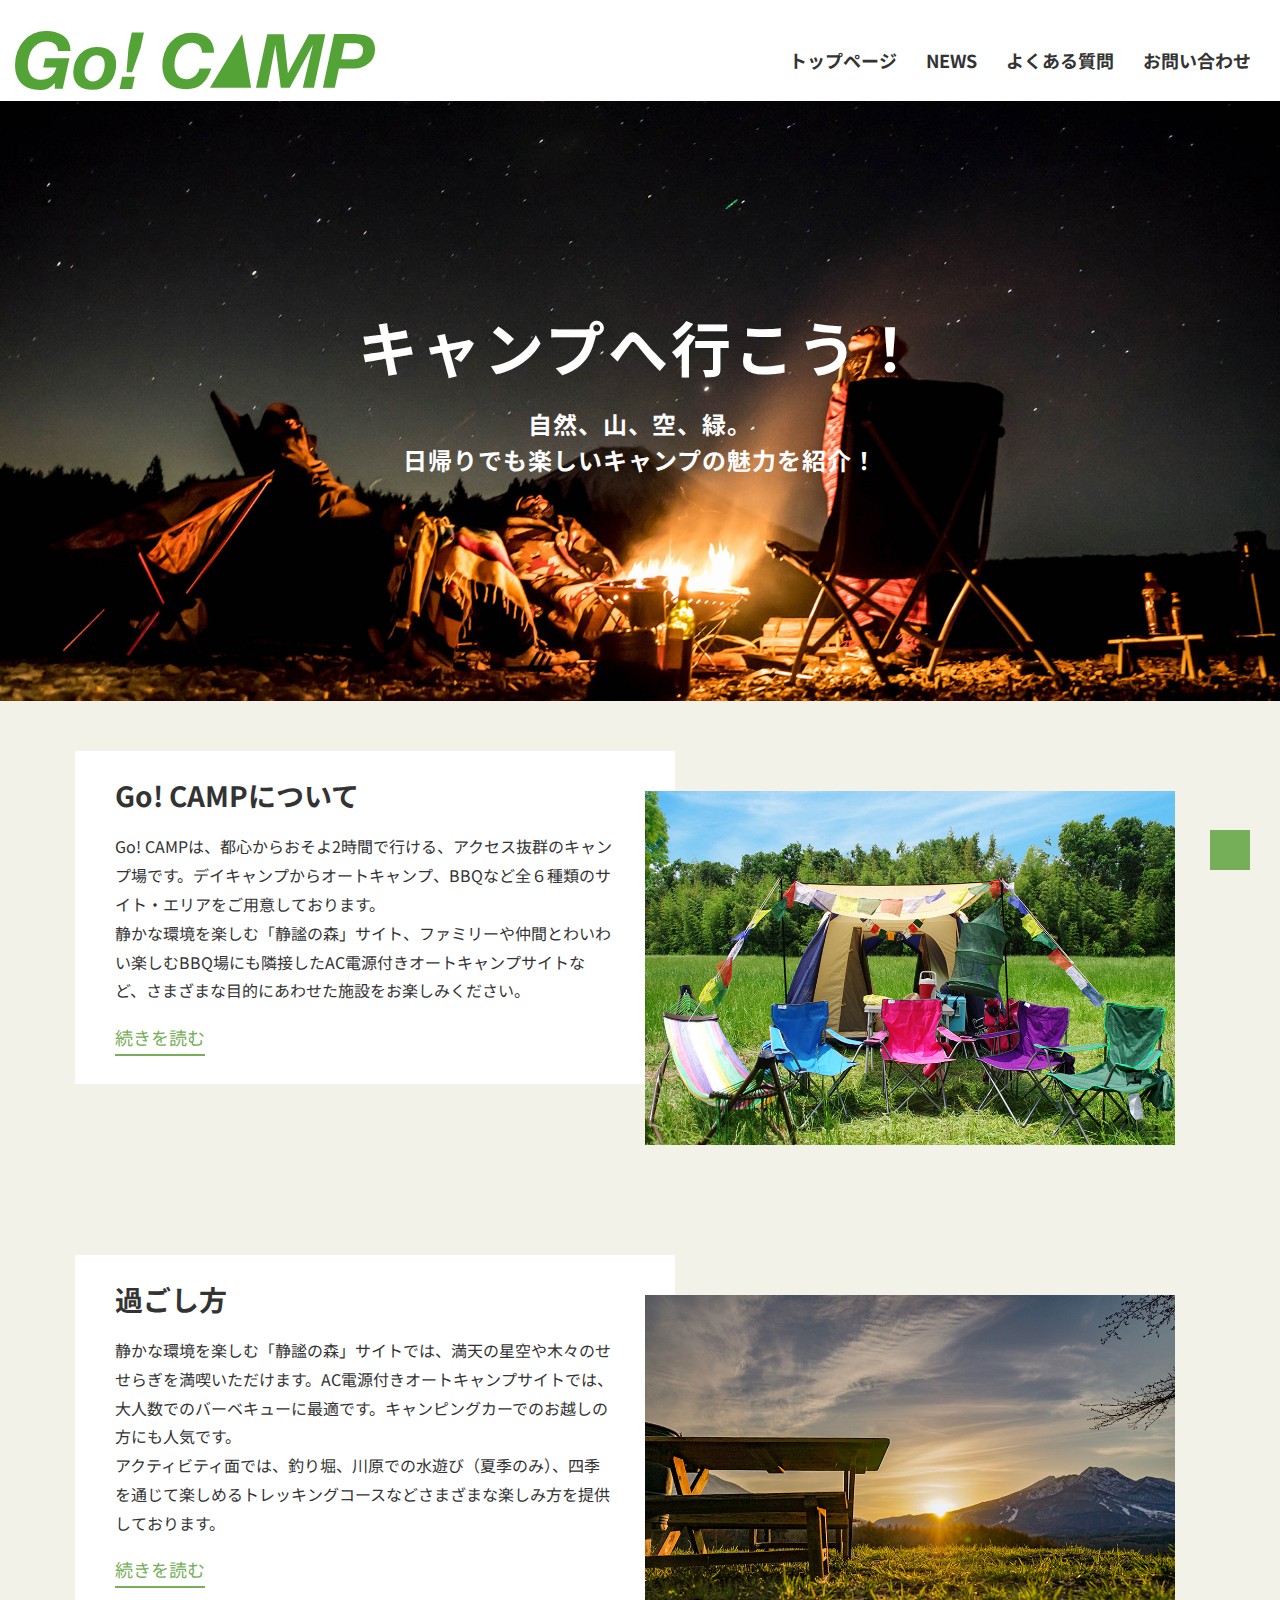
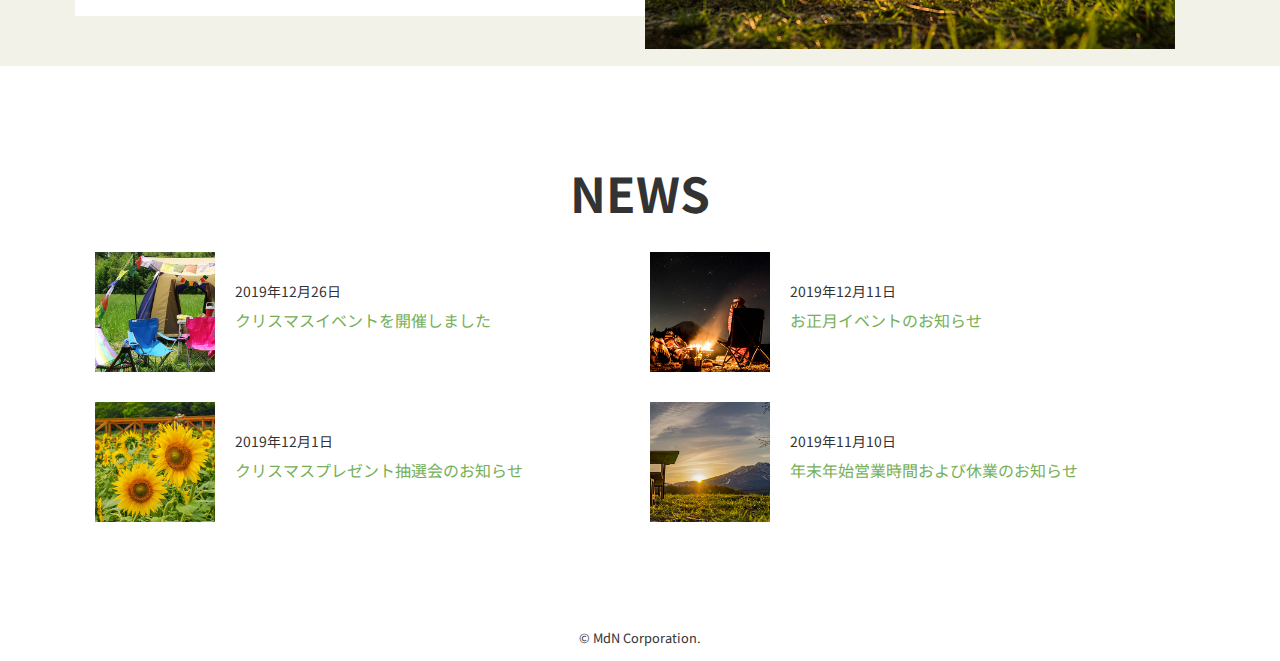
<file: wordpress2/index.html>
<!DOCTYPE html>
<html lang="ja">
<head>
  <meta charset="UTF-8">
  <meta name="viewport" content="width=device-width">
  <title>Go! CAMP</title>
  <link rel="icon" href="img/favicon.ico">
  <link rel="preconnect" href="https://fonts.gstatic.com">
  <link href="https://fonts.googleapis.com/css2?family=Noto+Sans+JP:wght@400;700&display=swap" rel="stylesheet">
  <link rel="stylesheet" href="css/normalize.css">
  <link rel="stylesheet" href="css/style.css">
  <script src="https://ajax.googleapis.com/ajax/libs/jquery/3.5.1/jquery.min.js"></script>
  <script src="js/script.js"></script>
</head>
<body class="top">
  <header>
    <div class="header-logo">
      <a href="index.html">
        <img src="img/logo.svg" alt="Go! CAMP" width="240">
      </a>
    </div>
    <button id="hamburger" class="header-button">
      <span class="icon"></span>
    </button>
    <nav class="header-gnav">
      <ul>
        <li>
          <a href="index.html">トップページ</a>
        </li>
        <li>
          <a href="list.html">NEWS</a>
        </li>
        <li>
          <a href="faq.html">よくある質問</a>
        </li>
        <li>
          <a href="contact.html">お問い合わせ</a>
        </li>
      </ul>
    </nav>
  </header>
  <div class="hero">
    <h1>キャンプへ行こう！</h1>
    <p>自然、山、空、緑。<br>日帰りでも楽しいキャンプの魅力を紹介！</p>
  </div>
  <div class="top-feature">
    <div class="top-feature_box">
      <h2>Go! CAMPについて</h2>
      <p>
        Go! CAMPは、都心からおそよ2時間で行ける、アクセス抜群のキャンプ場です。デイキャンプからオートキャンプ、BBQなど全６種類のサイト・エリアをご用意しております。<br>
        静かな環境を楽しむ「静謐の森」サイト、ファミリーや仲間とわいわい楽しむBBQ場にも隣接したAC電源付きオートキャンプサイトなど、さまざまな目的にあわせた施設をお楽しみください。
      </p>
      <a href="#">続きを読む</a>
    </div>
    <div class="top-feature-img">
      <img src="img/photo-img01.jpg" width="530" alt="">
    </div>
  </div>
  <div class="top-feature">
    <div class="top-feature_box">
      <h2>過ごし方</h2>
      <p>静かな環境を楽しむ「静謐の森」サイトでは、満天の星空や木々のせせらぎを満喫いただけます。AC電源付きオートキャンプサイトでは、大人数でのバーベキューに最適です。キャンピングカーでのお越しの方にも人気です。<br>アクティビティ面では、釣り堀、川原での水遊び（夏季のみ）、四季を通じて楽しめるトレッキングコースなどさまざまな楽しみ方を提供しております。</p>
      <a href="#">続きを読む</a>
    </div>
    <div class="top-feature-img">
      <img src="img/photo-img02.jpg" width="530" alt="">
    </div>
  </div>
  <section>
    <h2 class="heading-title">NEWS</h2>
    <ul class="top-list">
      <li>
        <a href="news.html">
          <div class="top-list_img">
            <img src="img/photo-thumb01.jpg" width="120" alt="">
          </div>
          <div class="top-list_info">
            <time>2019年12月26日</time>
            <p class="top-list_title">クリスマスイベントを開催しました</p>
          </div>
        </a>
      </li>
      <li>
        <a href="news.html">
          <div class="top-list_img">
            <img src="img/photo-thumb02.jpg" width="120" alt="">
          </div>
          <div class="top-list_info">
            <time>2019年12月11日</time>
            <p class="top-list_title">お正月イベントのお知らせ</p>
          </div>
        </a>
      </li>
      <li>
        <a href="news.html">
          <div class="top-list_img">
            <img src="img/photo-thumb03.jpg" width="120" alt="">
          </div>
          <div class="top-list_info">
            <time>2019年12月1日</time>
            <p class="top-list_title">クリスマスプレゼント抽選会のお知らせ</p>
          </div>
        </a>
      </li>
      <li>
        <a href="news.html">
          <div class="top-list_img">
            <img src="img/photo-thumb04.jpg" width="120" alt="">
          </div>
          <div class="top-list_info">
            <time>2019年11月10日</time>
            <p class="top-list_title">年末年始営業時間および休業のお知らせ</p>
          </div>
        </a>
      </li>
    </ul>
  </section>
  <div id="pagetop" class="pagetop"></div>
  <footer>
    <small>&copy; MdN Corporation.</small>
  </footer>
</body>
</html>
</file>
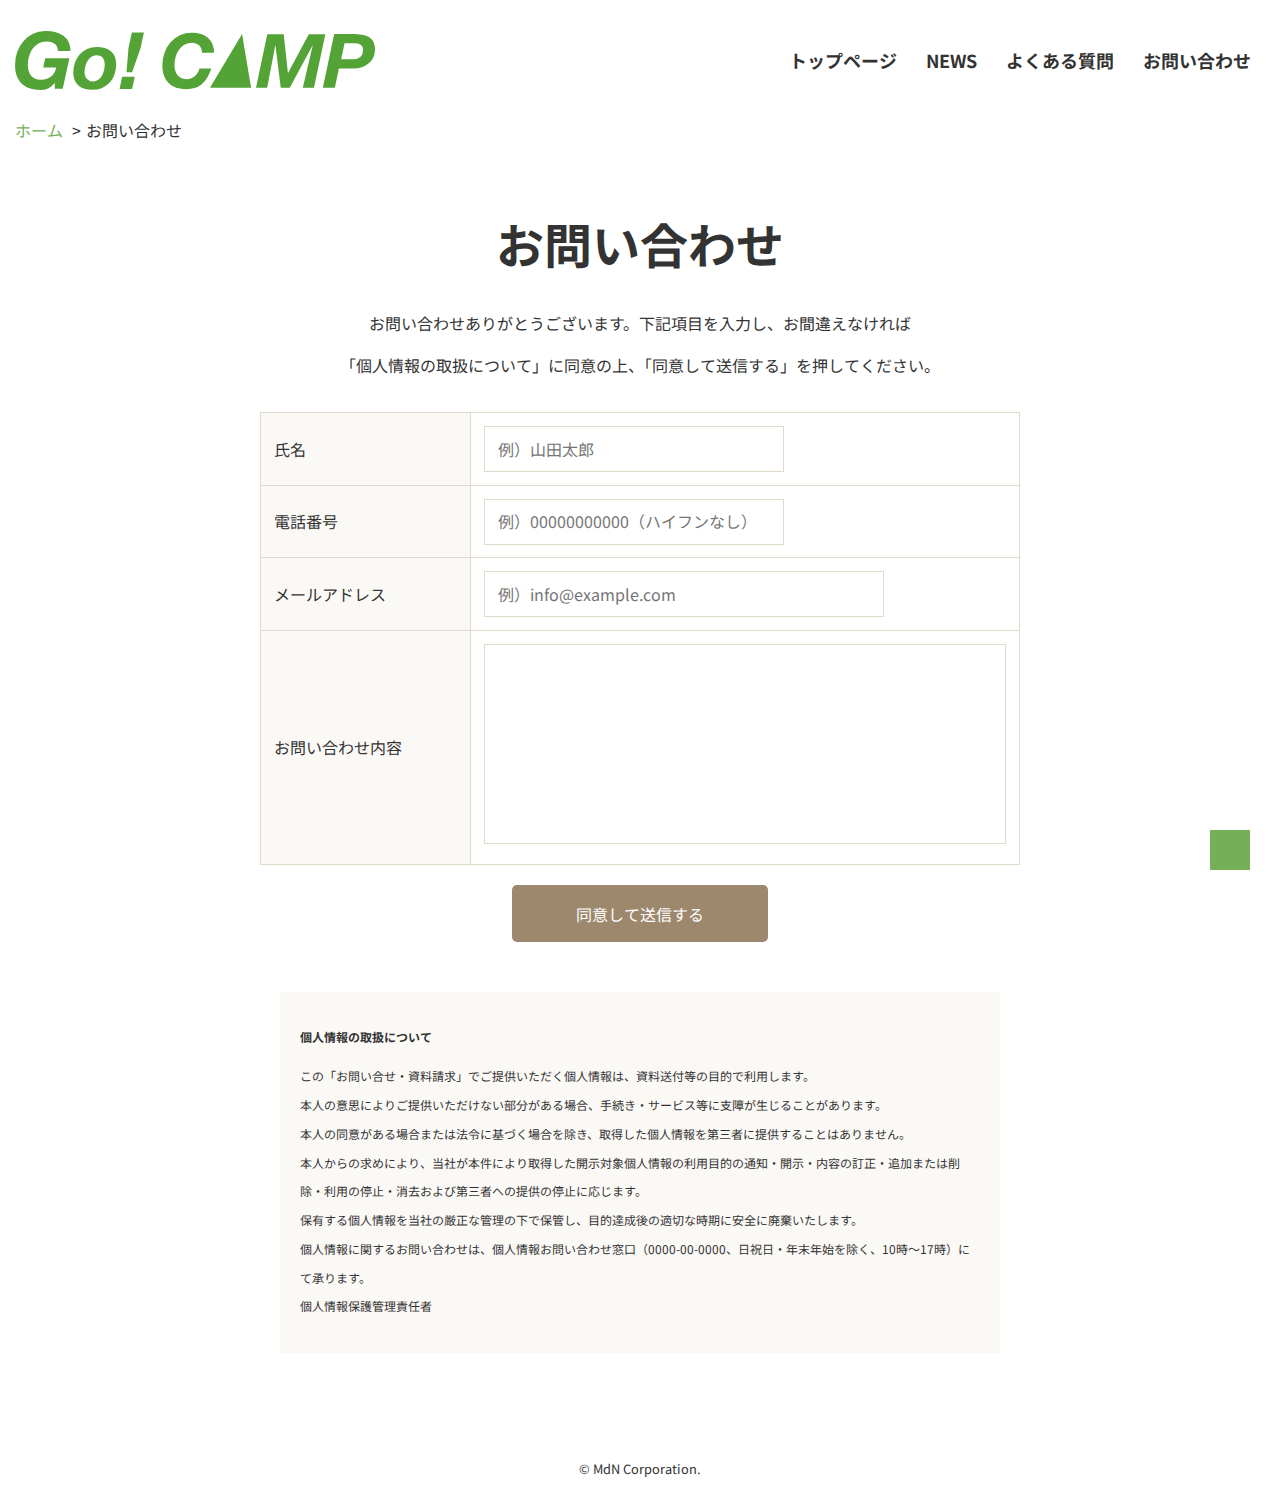
<file: wordpress2/contact.html>
<!DOCTYPE html>
<html lang="ja">
<head>
  <meta charset="UTF-8">
  <meta name="viewport" content="width=device-width">
  <title>Go! CAMP - お問い合わせ</title>
  <link rel="icon" href="img/favicon.ico">
  <link rel="preconnect" href="https://fonts.gstatic.com">
  <link href="https://fonts.googleapis.com/css2?family=Noto+Sans+JP:wght@400;700&display=swap" rel="stylesheet">
  <link rel="stylesheet" href="css/normalize.css">
  <link rel="stylesheet" href="css/style.css">
  <script src="https://ajax.googleapis.com/ajax/libs/jquery/3.5.1/jquery.min.js"></script>
  <script src="js/script.js"></script>
</head>
<body>
  <header>
    <div class="header-logo">
      <a href="index.html">
        <img src="img/logo.svg" alt="Go! CAMP" width="240">
      </a>
    </div>
    <button id="hamburger" class="header-button">
      <span class="icon"></span>
    </button>
    <nav class="header-gnav">
      <ul>
        <li>
          <a href="index.html">トップページ</a>
        </li>
        <li>
          <a href="list.html">NEWS</a>
        </li>
        <li>
          <a href="faq.html">よくある質問</a>
        </li>
        <li>
          <a href="contact.html">お問い合わせ</a>
        </li>
      </ul>
    </nav>
  </header>
  <nav class="breadcrumb">
    <ol>
      <li>
        <a href="index.html">ホーム</a>
      </li>
      <li>
        お問い合わせ
      </li>
    </ol>
  </nav>
  <main>
    <h1 class="heading-title">お問い合わせ</h1>
    <section class="contact">
      <p class="contact-description">
        お問い合わせありがとうございます。<br class="sp-hide">下記項目を入力し、お間違えなければ<br class="pc-hide">「個人情報の取扱について」に同意の上、「同意して送信する」を押してください。
      </p>
      <form method="POST" action="#">
        <table class="contact-form">
          <tr>
            <th>
              <label for="name">氏名</label>
            </th>
            <td>
              <input id="name" type="text" name="your-name" placeholder="例）山田太郎" required>
            </td>
          </tr>
          <tr>
            <th>
              <label for="tel">電話番号</label>
            </th>
            <td>
              <input id="tel" type="tel" name="your-tel" placeholder="例）00000000000（ハイフンなし）">
            </td>
          </tr>
          <tr>
            <th>
              <label for="email">メールアドレス</label>
            </th>
            <td>
              <input id="email" type="email" name="your-email" placeholder="例）info@example.com" required>
            </td>
          </tr>
          <tr>
            <th>
              <label for="message">お問い合わせ内容</label>
            </th>
            <td>
              <textarea id="message" name="message" required></textarea>
            </td>
          </tr>
        </table>
        <div class="contact-submit">
          <input type="submit" value="同意して送信する">
        </div>
      </form>
      <div class="contact-policy">
        <h4>個人情報の取扱について</h4>
        <p>
          この「お問い合せ・資料請求」でご提供いただく個人情報は、資料送付等の目的で利用します。<br>
          本人の意思によりご提供いただけない部分がある場合、手続き・サービス等に支障が生じることがあります。<br>
          本人の同意がある場合または法令に基づく場合を除き、取得した個人情報を第三者に提供することはありません。<br>
          本人からの求めにより、当社が本件により取得した開示対象個人情報の利用目的の通知・開示・内容の訂正・追加または削除・利用の停止・消去および第三者への提供の停止に応じます。<br>
          保有する個人情報を当社の厳正な管理の下で保管し、目的達成後の適切な時期に安全に廃棄いたします。<br>
          個人情報に関するお問い合わせは、個人情報お問い合わせ窓口（0000-00-0000、日祝日・年末年始を除く、10時～17時）にて承ります。<br>
          個人情報保護管理責任者
        </p>
      </div>
    </section>
  </main>
  <div id="pagetop" class="pagetop"></div>
  <footer>
    <small>&copy; MdN Corporation.</small>
  </footer>
</body>
</html>
</file>
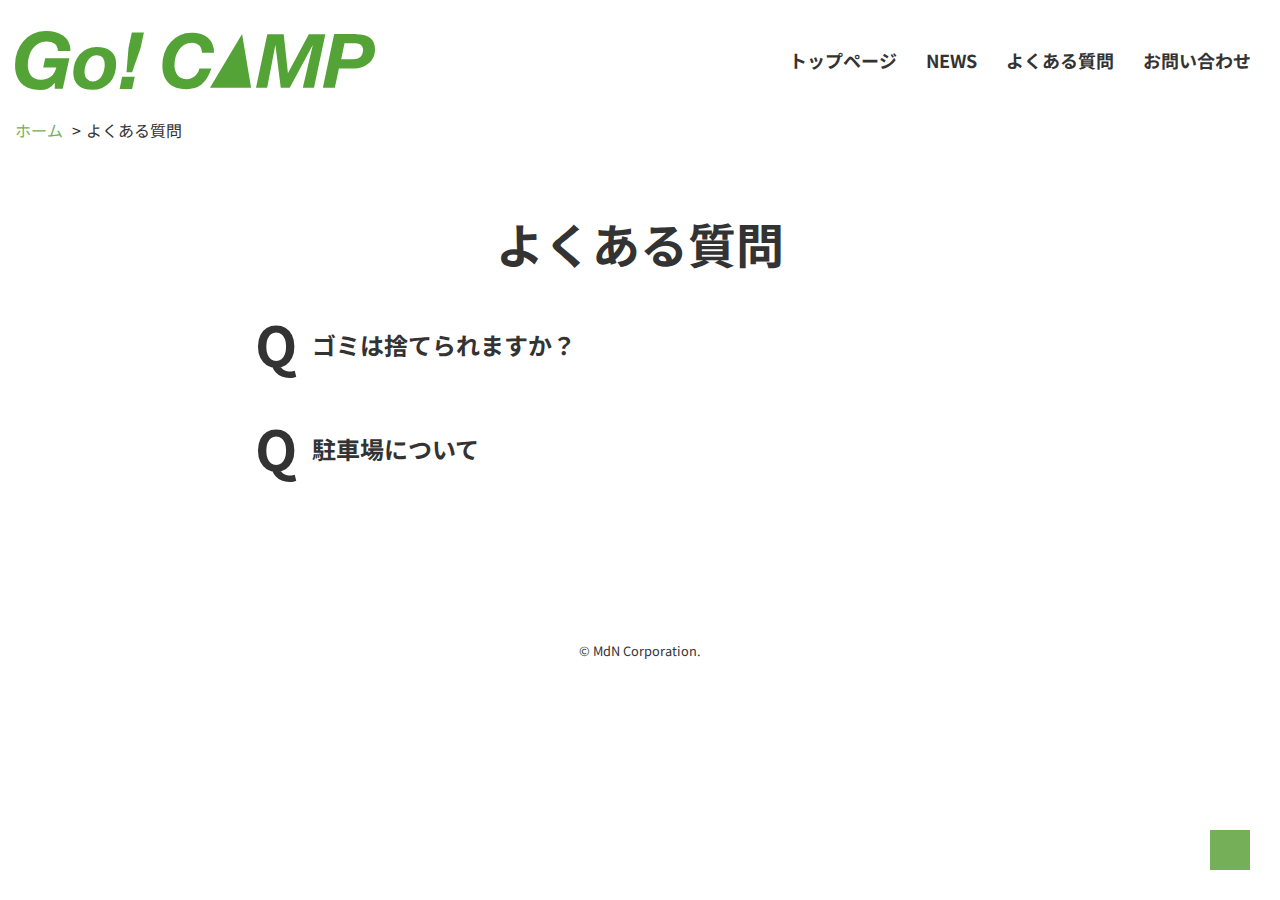
<file: wordpress2/faq.html>
<!DOCTYPE html>
<html lang="ja">
<head>
  <meta charset="UTF-8">
  <meta name="viewport" content="width=device-width">
  <title>Go! CAMP - よくある質問</title>
  <link rel="icon" href="img/favicon.ico">
  <link rel="preconnect" href="https://fonts.gstatic.com">
  <link href="https://fonts.googleapis.com/css2?family=Noto+Sans+JP:wght@400;700&display=swap" rel="stylesheet">
  <link rel="stylesheet" href="css/normalize.css">
  <link rel="stylesheet" href="css/style.css">
  <script src="https://ajax.googleapis.com/ajax/libs/jquery/3.5.1/jquery.min.js"></script>
  <script src="js/script.js"></script>
</head>
<body>
  <header>
    <div class="header-logo">
      <a href="index.html">
        <img src="img/logo.svg" alt="Go! CAMP" width="240">
      </a>
    </div>
    <button id="hamburger" class="header-button">
      <span class="icon"></span>
    </button>
    <nav class="header-gnav">
      <ul>
        <li>
          <a href="index.html">トップページ</a>
        </li>
        <li>
          <a href="list.html">NEWS</a>
        </li>
        <li>
          <a href="faq.html">よくある質問</a>
        </li>
        <li>
          <a href="contact.html">お問い合わせ</a>
        </li>
      </ul>
    </nav>
  </header>
  <nav class="breadcrumb">
    <ol>
      <li>
        <a href="index.html">ホーム</a>
      </li>
      <li>
        よくある質問
      </li>
    </ol>
  </nav>
  <main>
    <h1 class="heading-title">よくある質問</h1>
    <section class="faq-section">
      <div class="faq-content">
        <h2>ゴミは捨てられますか？</h2>
        <p>
          ペットボトル、ビン・カン、生ごみ、可燃ごみ、プラスチック、不燃ごみに分別後、指定のゴミ捨て場にお出しください。<br>
          当地域の粗大ごみに分類されるごみはお持ち帰りとなりますのでご了承ください。ゴミの持ち込みはご遠慮くださるようお願いいたします。
        </p>
      </div>
      <div class="faq-content">
        <h2>駐車場について</h2>
        <p>
          駐車場は3箇所ございます。地図をご参照ください。夏期はたいへん混み合いますので、各種交通機関もご利用ください。<br>
          駐車場内で起きました事故、トラブル等については一切の責任を負いかねます。
        </p>
      </div>
    </section>
  </main>
  <div id="pagetop" class="pagetop"></div>
  <footer>
    <small>&copy; MdN Corporation.</small>
  </footer>
</body>
</html>
</file>
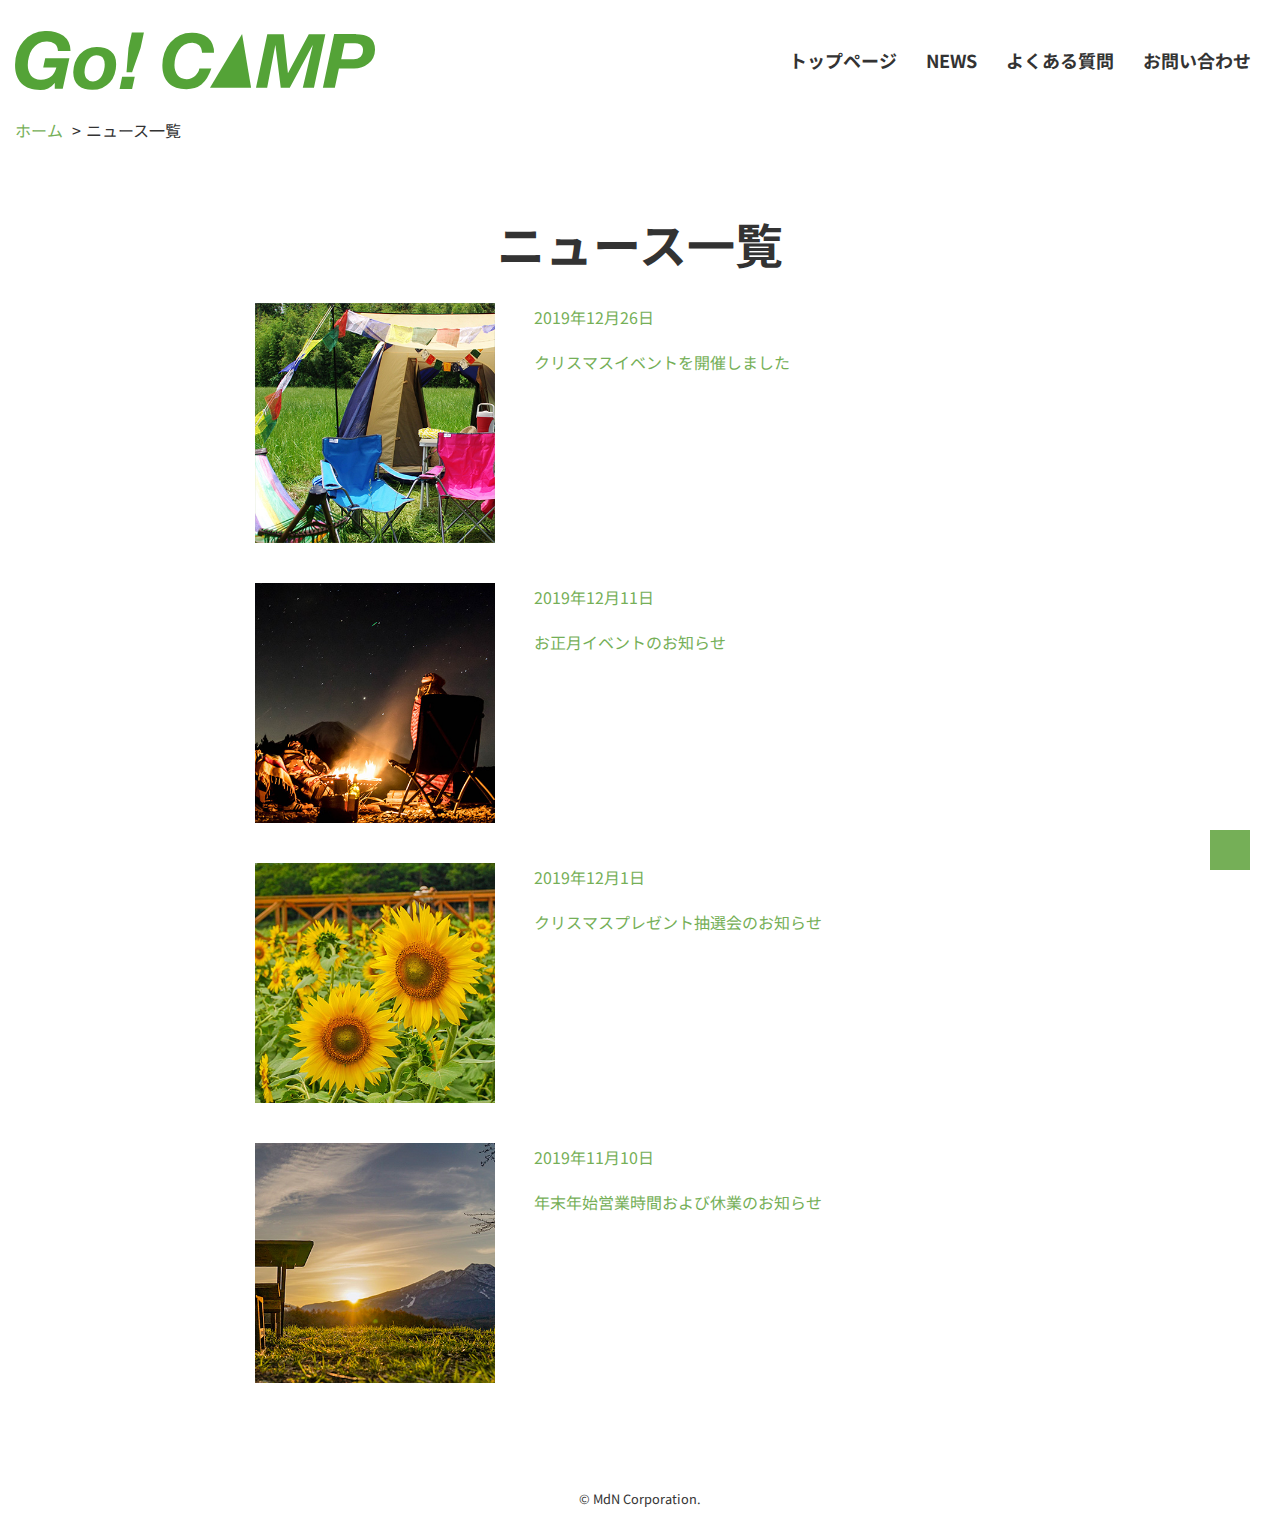
<file: wordpress2/list.html>
<!DOCTYPE html>
<html lang="ja">
<head>
  <meta charset="UTF-8">
  <meta name="viewport" content="width=device-width">
  <title>Go! CAMP - NEWS</title>
  <link rel="icon" href="img/favicon.ico">
  <link rel="preconnect" href="https://fonts.gstatic.com">
  <link href="https://fonts.googleapis.com/css2?family=Noto+Sans+JP:wght@400;700&display=swap" rel="stylesheet">
  <link rel="stylesheet" href="css/normalize.css">
  <link rel="stylesheet" href="css/style.css">
  <script src="https://ajax.googleapis.com/ajax/libs/jquery/3.5.1/jquery.min.js"></script>
  <script src="js/script.js"></script>
</head>
<body>
  <header>
    <div class="header-logo">
      <a href="index.html">
        <img src="img/logo.svg" alt="Go! CAMP" width="240">
      </a>
    </div>
    <button id="hamburger" class="header-button">
      <span class="icon"></span>
    </button>
    <nav class="header-gnav">
      <ul>
        <li>
          <a href="index.html">トップページ</a>
        </li>
        <li>
          <a href="list.html">NEWS</a>
        </li>
        <li>
          <a href="faq.html">よくある質問</a>
        </li>
        <li>
          <a href="contact.html">お問い合わせ</a>
        </li>
      </ul>
    </nav>
  </header>
  <nav class="breadcrumb">
    <ol>
      <li>
        <a href="index.html">ホーム</a>
      </li>
      <li>
        ニュース一覧
      </li>
    </ol>
  </nav>
  <main>
    <article class="news-list">
      <h1 class="heading-title">ニュース一覧</h1>
      <ol>
        <li>
          <a href="news.html">
            <div class="news-list-img">
              <img src="img/photo-thumb01.jpg" width="120" alt="クリスマスイベントを開催しました">
            </div>
            <div class="news-list-info">
              <time>2019年12月26日</time>
              <p class="news-list-title">クリスマスイベントを開催しました</p>
            </div>
          </a>
        </li>
        <li>
          <a href="news.html">
            <div class="news-list-img">
              <img src="img/photo-thumb02.jpg" width="120" alt="お正月イベントのお知らせ">
            </div>
            <div class="news-list-info">
              <time>2019年12月11日</time>
              <p class="news-list-title">お正月イベントのお知らせ</p>
            </div>
          </a>
        </li>
        <li>
          <a href="news.html">
            <div class="news-list-img">
              <img src="img/photo-thumb03.jpg" width="120" alt="クリスマスプレゼント抽選会のお知らせ">
            </div>
            <div class="news-list-info">
              <time>2019年12月1日</time>
              <p class="news-list-title">クリスマスプレゼント抽選会のお知らせ</p>
            </div>
          </a>
        </li>
        <li>
          <a href="news.html">
            <div class="news-list-img">
              <img src="img/photo-thumb04.jpg" width="120" alt="年末年始営業時間および休業のお知らせ">
            </div>
            <div class="news-list-info">
              <time>2019年11月10日</time>
              <p class="news-list-title">年末年始営業時間および休業のお知らせ</p>
            </div>
          </a>
        </li>
      </ol>
    </article>
  </main>
  <div id="pagetop" class="pagetop"></div>
  <footer>
    <small>&copy; MdN Corporation.</small>
  </footer>
</body>
</html>
</file>
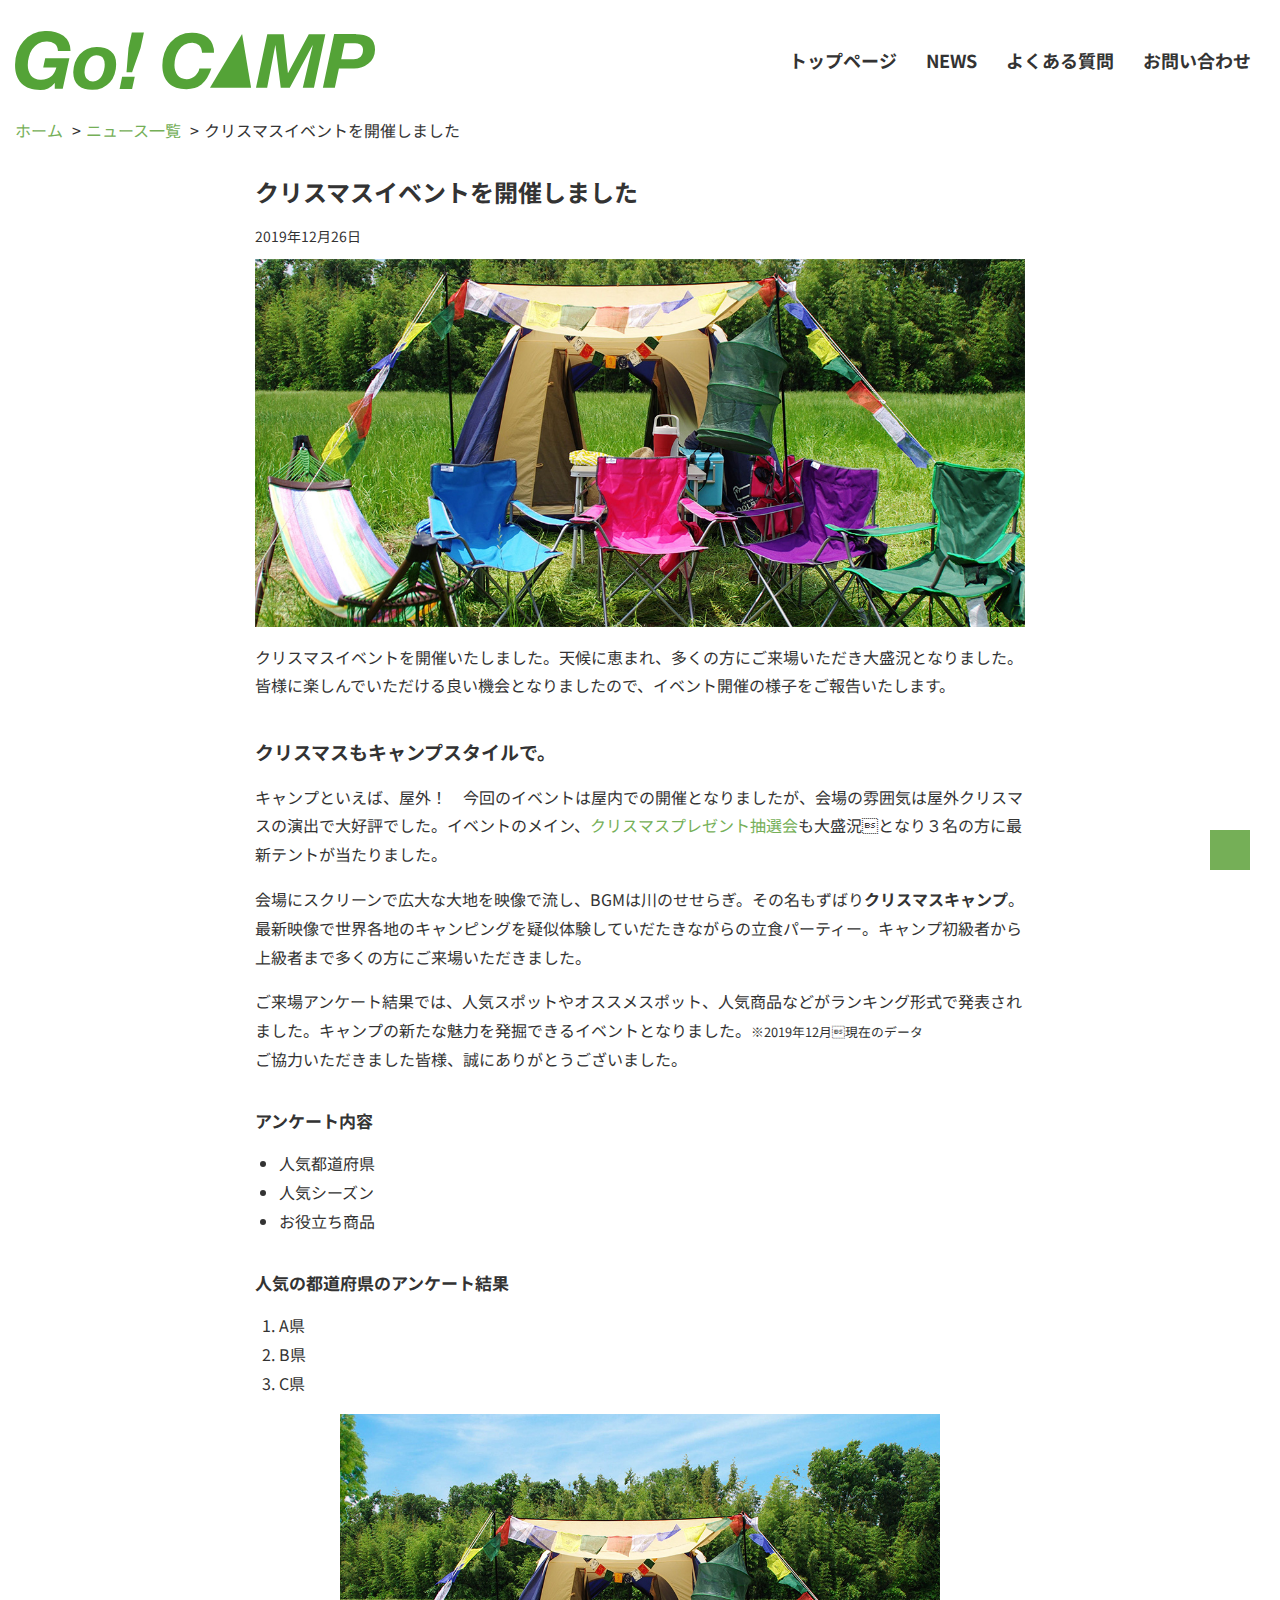
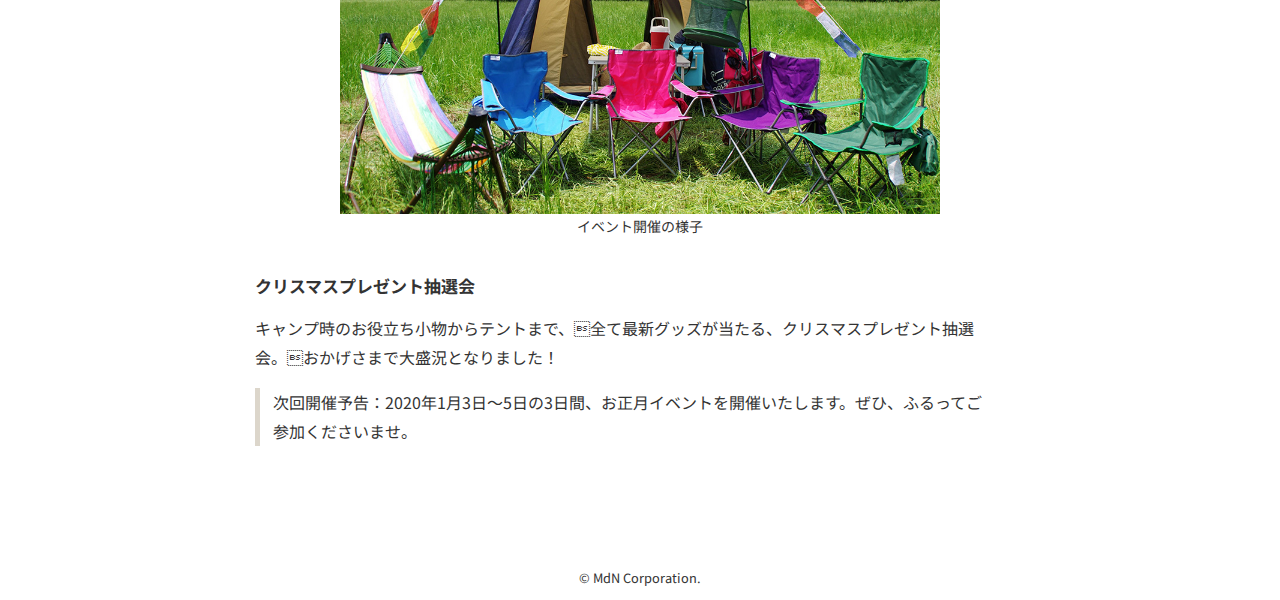
<file: wordpress2/news.html>
<!DOCTYPE html>
<html lang="ja">
<head>
  <meta charset="UTF-8">
  <meta name="viewport" content="width=device-width">
  <title>Go! CAMP - NEWS</title>
  <link rel="icon" href="img/favicon.ico">
  <link rel="preconnect" href="https://fonts.gstatic.com">
  <link href="https://fonts.googleapis.com/css2?family=Noto+Sans+JP:wght@400;700&display=swap" rel="stylesheet">
  <link rel="stylesheet" href="css/normalize.css">
  <link rel="stylesheet" href="css/style.css">
  <script src="https://ajax.googleapis.com/ajax/libs/jquery/3.5.1/jquery.min.js"></script>
  <script src="js/script.js"></script>
</head>
<body>
  <header>
    <div class="header-logo">
      <a href="index.html">
        <img src="img/logo.svg" alt="Go! CAMP" width="240">
      </a>
    </div>
    <button id="hamburger" class="header-button">
      <span class="icon"></span>
    </button>
    <nav class="header-gnav">
      <ul>
        <li>
          <a href="index.html">トップページ</a>
        </li>
        <li>
          <a href="list.html">NEWS</a>
        </li>
        <li>
          <a href="faq.html">よくある質問</a>
        </li>
        <li>
          <a href="contact.html">お問い合わせ</a>
        </li>
      </ul>
    </nav>
  </header>
  <nav class="breadcrumb">
    <ol>
      <li>
        <a href="index.html">ホーム</a>
      </li>
      <li>
        <a href="list.html">ニュース一覧</a>
      </li>
      <li>
        クリスマスイベントを開催しました
      </li>
    </ol>
  </nav>
  <main>
    <article class="news-article">
      <h1>クリスマスイベントを開催しました</h2>
      <div class="post-date">
        <time datetime="2019-12-26">2019年12月26日</time>
      </div>
      <div class="news-eyecatch">
        <img src="img/photo-news01.jpg" alt="クリスマスイベントを開催">
      </div>
      <p>クリスマスイベントを開催いたしました。天候に恵まれ、多くの方にご来場いただき大盛況となりました。皆様に楽しんでいただける良い機会となりましたので、イベント開催の様子をご報告いたします。</p>
      <h3>クリスマスもキャンプスタイルで。</h3>
      <p>キャンプといえば、屋外！　今回のイベントは屋内での開催となりましたが、会場の雰囲気は屋外クリスマスの演出で大好評でした。イベントのメイン、<a href="#">クリスマスプレゼント抽選会</a>も大盛況となり３名の方に最新テントが当たりました。</p>
      <p>会場にスクリーンで広大な大地を映像で流し、BGMは川のせせらぎ。その名もずばり<strong>クリスマスキャンプ</strong>。最新映像で世界各地のキャンピングを疑似体験していだたきながらの立食パーティー。キャンプ初級者から上級者まで多くの方にご来場いただきました。</p>
      <p>ご来場アンケート結果では、人気スポットやオススメスポット、人気商品などがランキング形式で発表されました。キャンプの新たな魅力を発掘できるイベントとなりました。<small>※2019年12月現在のデータ</small><br>ご協力いただきました皆様、誠にありがとうございました。</p>
      <h4>アンケート内容</h4>
      <ul>
        <li>人気都道府県</li>
        <li>人気シーズン</li>
        <li>お役立ち商品</li>
      </ul>
      <h4>人気の都道府県のアンケート結果</h4>
      <ol>
        <li>A県</li>
        <li>B県</li>
        <li>C県</li>
      </ol>
      <figure>
        <img src="img/photo-news02.jpg" width="600" alt="イベント開催の様子">
        <figcaption>イベント開催の様子</figcaption>
      </figure>
      <h4>クリスマスプレゼント抽選会</h4>
      <p>キャンプ時のお役立ち小物からテントまで、全て最新グッズが当たる、クリスマスプレゼント抽選会。おかげさまで大盛況となりました！</p>
      <blockquote>次回開催予告：2020年1月3日〜5日の3日間、お正月イベントを開催いたします。ぜひ、ふるってご参加くださいませ。</blockquote>
    </article>
  </main>
  <div id="pagetop" class="pagetop"></div>
  <footer>
    <small>&copy; MdN Corporation.</small>
  </footer>
</body>
</html>
</file>
<file: wordpress2/css/style.css>
@charset "UTF-8";

* {
  box-sizing: border-box;
}

html {
  font-size: 62.5%;
}

body {
  color: #333;
  font-family: -apple-system, BlinkMacSystemFont, 'Noto Sans JP', 'ヒラギノ角ゴ ProN W3', 'ヒラギノ角ゴ W3', 'Hiragino Kaku Gothic ProN', 'メイリオ', Meiryo, sans-serif;
  font-size: 1.4rem;
  line-height: 1.8;
}

h1,
h2,
h3,
h4 {
  line-height: 1.5;
}

.heading-title {
  font-size: 2.8rem;
  margin-bottom: .5em;
  text-align: center;
}

a {
  color: #75af57;
  text-decoration: none;
  transition: opacity .3s;
}

a:hover {
  opacity: .8;
}

img {
  height: auto;
  vertical-align: bottom;
  max-width: 100%;
}

ul {
  list-style: none;
  padding: 0;
}

section,
article {
  margin: 0 auto;
  padding: 0 15px;
  max-width: 1140px;
}

.pc-hide {
  display: none;
}

header {
  align-items: flex-start;
  display: flex;
  justify-content: space-between;
  margin: 0 auto;
  padding: 20px 15px 10px;
  position: relative;
  max-width: 1300px;
  z-index: 100;
}

.header-button {
  align-items: center;
  background-color: transparent;
  border: none;
  display: flex;
  justify-content: center;
  height: 75px;
  position: fixed;
  right: 0;
  top: 0;
  width: 75px;
  z-index: 100;
}

.header-button .icon {
  background-color: #333;
  display: block;
  margin: 0 auto;
  height: 2px;
  position: relative;
  top: 0;
  transition: .3s ease;
  width: 24px;
}

.header-button .icon:before,
.header-button .icon:after {
  content: '';
  background-color: #333;
  display: block;
  left: 0;
  margin: 0 auto;
  height: 2px;
  position: absolute;
  transition: .3s ease;
  width: 100%;
}

.header-button .icon::before {
  top: 8px;
}

.header-button .icon::after {
  bottom: 8px;
}

.header-gnav {
  background-color: rgba(255, 255, 255, .9);
  height: 100%;
  position: fixed;
  right: 0;
  text-align: center;
  top: 0;
  transform: translateX(100%);
  transition: .3s ease;
  width: 100%;
}

.header-gnav ul {
  align-items: center;
  display: flex;
  flex-direction: column;
  height: 100%;
  justify-content: center;
  margin: 0;
}

.header-gnav a {
  color: #333;
  display: block;
  font-size: 1.8rem;
  font-weight: bold;
  padding: .8em;
}

.open .header-button .icon {
  background-color: transparent;
}

.open .header-button .icon::before {
  top: 0;
  transform: rotate(45deg);
}

.open .header-button .icon::after {
  bottom: 0;
  transform: rotate(-45deg);
}

.open .header-gnav {
  transform: translateX(0);
}

.top .icon,
.top .icon::before,
.top .icon::after {
  background-color: #eee;
}

.top.open .icon {
  background-color: transparent;
}

.top.open .icon::before,
.top.open .icon::after {
  background-color: #000;
}

.hero {
  background: url(../img/photo-hero.jpg) no-repeat center center/cover;
  display: flex;
  flex-direction: column;
  justify-content: center;
  height: 420px;
  margin: 0 auto;
  position: relative;
  text-align: center;
  transform: translateY(-70px);
  max-width: 1300px;
  z-index: 10;
}

.hero h1 {
  color: #fff;
  font-size: 3.1rem;
  letter-spacing: .03em;
  margin-top: 0;
}

.hero p {
  color: #fff;
  font-size: 1.6rem;
  font-weight: bold;
  letter-spacing: .01em;
  line-height: 1.5;
  margin-top: 0;
}

.top-feature {
  position: relative;
  text-align: center;
  z-index: 1;
}

.top-feature .top-feature_box {
  padding: 0 30px 20px;
}

.top-feature h2 {
  font-size: 2.8rem;
  margin-bottom: .5em;
}

.top-feature p {
  text-align: left;
}

.top-feature a {
  border-bottom: 2px solid #75af57;
  font-size: 1.8rem;
  padding-bottom: .2em;
}

.top-list {
  display: flex;
  flex-wrap: wrap;
  margin: 0;
}

.top-list li {
  margin-bottom: 30px;
  width: 100%;
}

.top-list li a {
  align-items: center;
  display: flex;
}

.top-list li .top-list_img {
  flex: 0 0 120px;
}

.top-list li .top-list_info {
  margin-left: 20px;
}

.top-list li time {
  color: #333;
  font-size: 1.4rem;
}

.top-list li .top-list_title {
  line-height: 1.4;
  margin-top: .25em;
}

.breadcrumb {
  padding: 15px 15px 0 ;
}

.breadcrumb ol {
  display: flex;
  flex-wrap: wrap;
  list-style: none;
  margin: 0;
  padding: 0;
}

.breadcrumb ol li::after {
  content: '>';
  margin: 0 5px;
}

.breadcrumb ol li:last-child::after {
  content: '';
}

main {
  padding: 30px 0;
}

.news-article {
  max-width: 800px;
}

.news-article h1 {
  font-size: 2rem;
  line-height: 1.4;
  margin: 0 0 .5em;
}

.post-date {
  margin: 0 0 10px;
}

.news-article time {
  font-size: 1.2rem;
}

.news-article h3,
.news-article h4 {
  margin: 2em 0 .5em;
}

.news-article h3 {
  font-size: 1.9rem;
}

.news-article h4 {
  font-size: 1.7rem;
}

.news-article ul,
.news-article ol {
  padding-left: 1.5em;
}

.news-article ul {
  list-style: disc;
}

.news-article figure {
  margin: 0;
  text-align: center;
}

.news-article figcaption {
  font-size: 1.4rem;
}

.news-article blockquote {
  border-left: 5px solid #dcd6cb;
  margin-left: 0;
  padding-left: .8em;
}

.faq-section {
  max-width: 800px;
}

.faq-section .faq-content {
  margin-bottom: 60px;
}

.faq-section h2,
.faq-section p {
  display: flex;
  margin-top: 1.2em;
}

.faq-section p {
  display: none;
}

.faq-section h2::before,
.faq-section p::before {
  font-size: 4rem;
  font-weight: bold;
  line-height: 1;
  margin: -.16em 15px 0 0;
}

.faq-section h2::before {
  content: 'Q';
}

.faq-section p::before {
  color: #4eb0b5;
  content: 'A';
}

.contact-description {
  line-height: 2.6;
  margin-bottom: 26px;
}

.contact-form {
  border-collapse: collapse;
  margin: 0 auto 20px;
  max-width: 760px;
  width: 100%;
}

.contact-form th,
.contact-form td {
  display: block;
  padding: .8em;
}

.contact-form th {
  background: #fbf9f6;
  font-weight: 400;
  text-align: left;
  width: 100%;
}

.contact-form input[type=text],
.contact-form input[type=tel],
.contact-form input[type=email],
.contact-form textarea {
  border: 1px solid #e1d9cc;
  padding: .8em;
}

.contact-form input[type=text],
.contact-form input[type=tel] {
  max-width: 270px;
  width: 100%;
}

.contact-form input[type=email] {
  max-width: 400px;
  width: 100%;
}

.contact-form textarea {
  height: 200px;
  overflow-y: scroll;
  resize: none;
  width: 100%;
}

.contact-submit {
  margin: 0 auto 50px;
}

.contact-submit input {
  background: #9d886d;
  border: none;
  border-radius: 5px;
  color: #fff;
  cursor: pointer;
  display: block;
  margin: 0 auto;
  padding: 1.2em 4em;
}

.contact-policy {
  background: #fbf9f6;
  font-size: 1.2rem;
  line-height: 2.4;
  margin: 0 auto;
  padding: 20px;
  max-width: 720px;
  width: 100%;
}

.news-list {
  max-width: 800px;
}

.news-list ol {
  list-style: none;
  margin: 0;
  padding: 0;
}

.news-list li {
  margin-bottom: 20px;
}

.news-list li:last-child {
  margin-bottom: 0;
}

.news-list li a {
  display: flex;
  justify-content: space-between;
}

.news-list-img {
  align-items: center;
  display: flex;
  justify-content: center;
  width: 120px;
}

.news-list-img img {
  display: block;
  height: auto;
  max-height: 100%;
  max-width: 100%;
  width: auto;
}

.news-list-info {
  width: calc(95% - 120px);
}

.pagetop {
  background-color: #75af57;
  bottom: 30px;
  height: 40px;
  position: fixed;
  right: 30px;
  width: 40px;
  z-index: 99;
}

footer {
  padding: 70px 0 10px;
  text-align: center;
}

@media screen and (min-width: 768px) {
  .sp-hide {
    display: none;
  }

  .pc-hide {
    display: block;
  }

  .heading-title {
    font-size: 3.6rem;
  }

  header {
    align-items: center;
  }

  .header-button {
    display: none;
  }

  .header-gnav {
    background: none;
    position: relative;
    transform: translateX(0);
  }

  .header-gnav ul {
    flex-direction: row;
    justify-content: flex-end;
  }

  .hero {
    transform: translateY(0);
  }

  .top-feature {
    align-items: flex-start;
    background-color: #f3f2e8;
    display: flex;
    justify-content: center;
    padding: 100px 0 50px;
    text-align: left;
    transform: translateY(-50px);
  }

  .top-feature:last-of-type {
    flex-direction: row-reverse;
    padding: 50px 0 80px;
  }

  .top-feature .top-feature_box {
    background-color: #fff;
    padding: 0 60px 30px 40px;
    max-width: 600px;
  }

  .top-feature:last-of-type .top-feature_box {
    padding: 0 40px 30px 60px;
  }

  .top-feature .top-feature-img {
    transform: translate(-30px, 40px);
    max-width: 48vw;
  }

  .top-feature:last-of-type .top-feature-img {
    transform: translate(30px, 40px);
  }

  .top-list li {
    padding: 0 10px;
    width: 50%;
  }

  .breadcrumb {
    margin: 0 auto;
    max-width: 1300px;
  }

  .news-article h1 {
    font-size: 2.4rem;
  }

  .news-article time {
    font-size: 1.4rem;
  }

  .faq-section h2,
  .faq-section p {
    margin-top: 2em;
  }

  .faq-section h2:before,
  .faq-section p:before {
    font-size: 5.5rem;
    margin-top: -.2em;
  }

  .contact-description {
    text-align: center;
  }

  .contact-form {
    border-right: 1px solid #e1d9cc;
    border-top: 1px solid #e1d9cc;
  }

  .contact-form th,
  .contact-form td {
    border-left: 1px solid #e1d9cc;
    border-bottom: 1px solid #e1d9cc;
    display: table-cell;
  }

  .contact-form th {
    width: 210px;
  }

  .contact-form input[type=text],
  .contact-form input[type=tel] {
    max-width: 300px;
  }

  .news-list li {
    margin-bottom: 40px;
  }

  .news-list-img {
    width: 240px;
  }

  .news-list-info {
    width: calc(95% - 240px);
  }

  .pagetop {
    cursor: pointer;
  }
}

@media screen and (min-width: 992px) {
  body {
    font-size: 1.6rem;
  }

  .heading-title {
    font-size: 4.8rem;
  }

  header {
    padding-top: 30px;
  }

  header .header-logo {
    flex: none;
  }

  header .header-logo img {
    width: 360px;
  }

  .hero {
    height: 600px;
  }

  .hero h1 {
    font-size: 6rem;
    letter-spacing: .05em;
    margin-bottom: .25em;
  }

  .hero p {
    font-size: 2.4rem;
    letter-spacing: .04em;
  }
}
</file>
